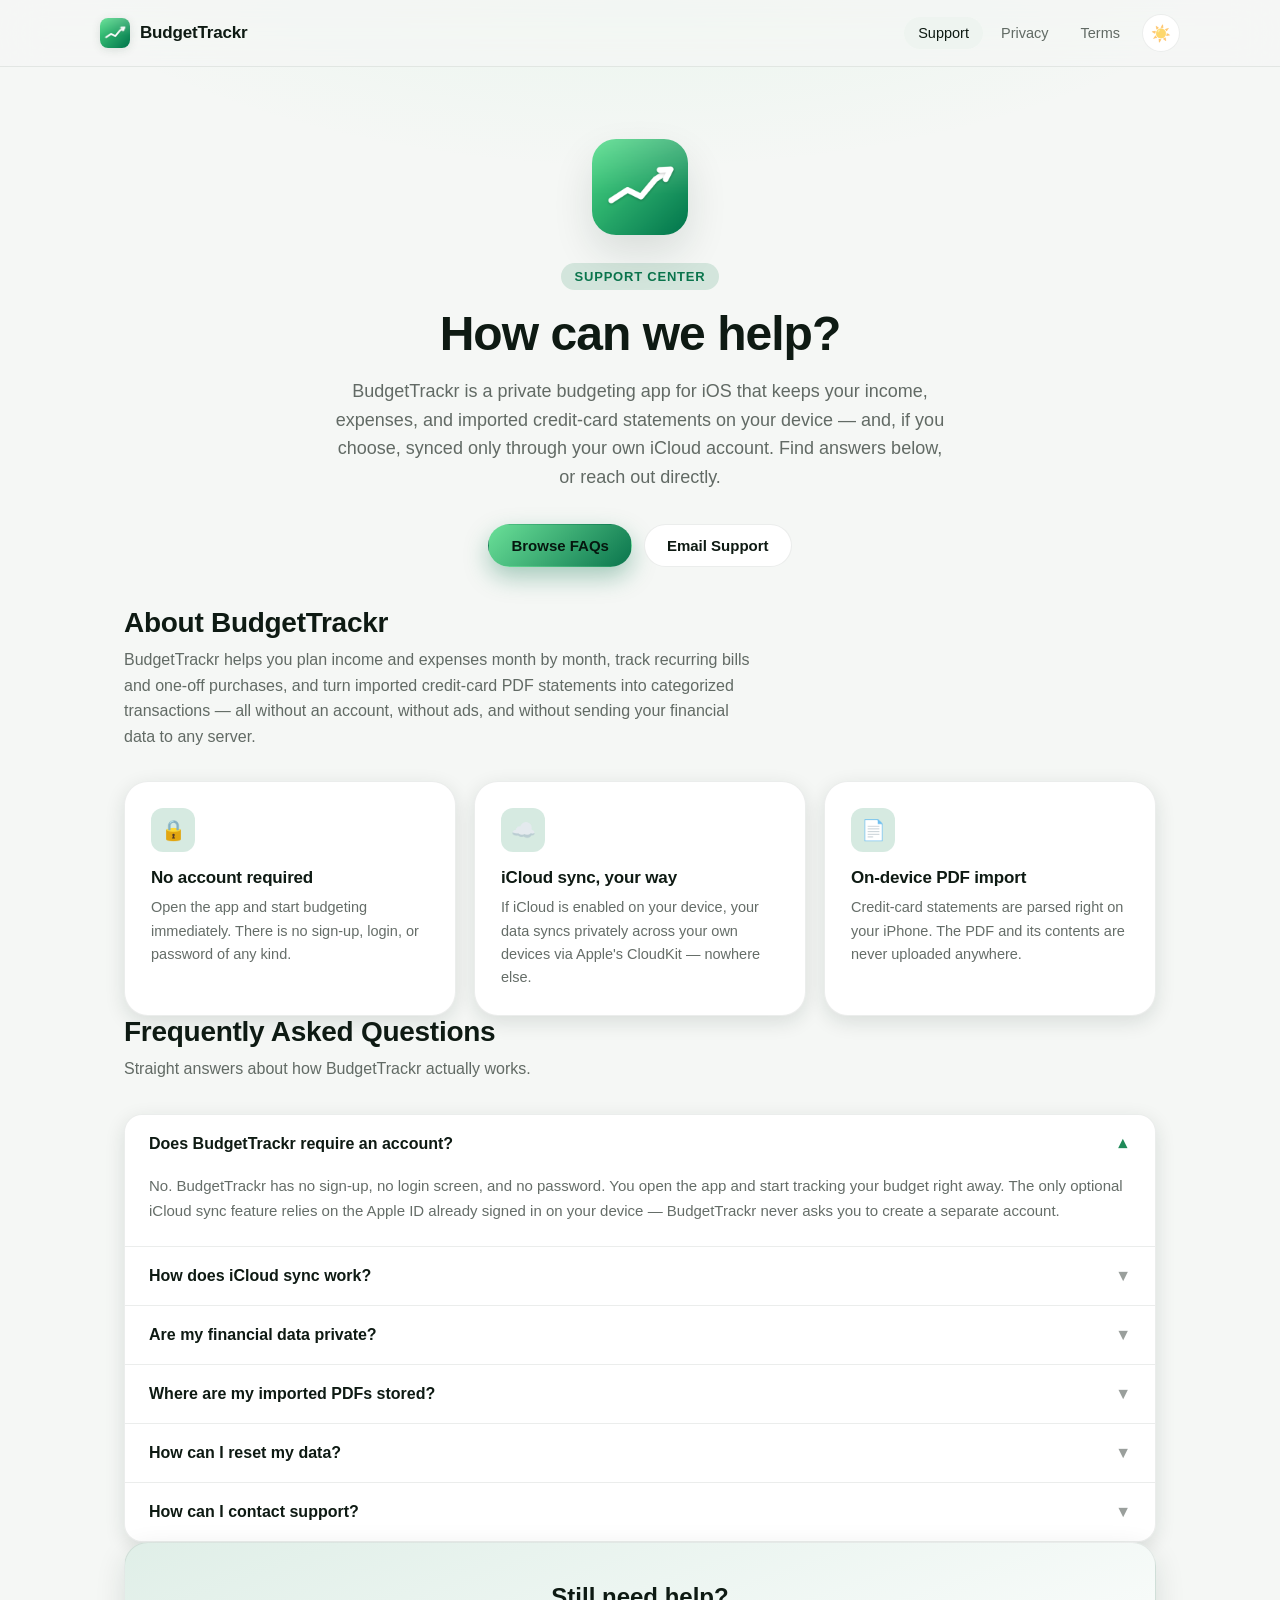
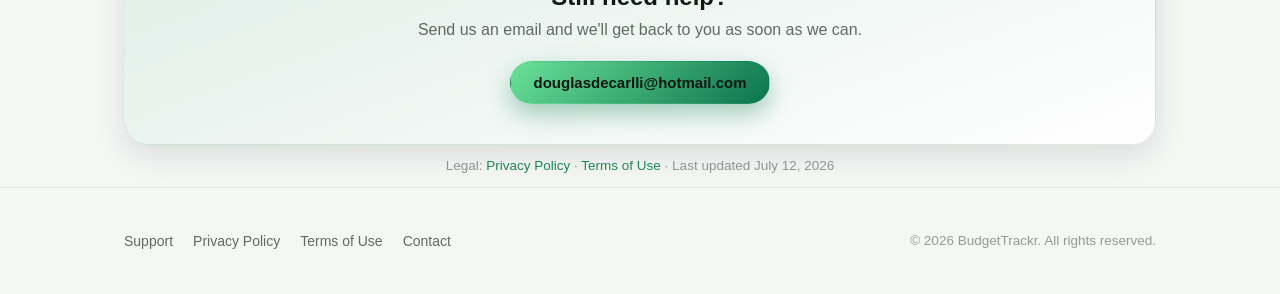
<file: docs/index.html>
<!doctype html>
<html lang="en">
<head>
<meta charset="utf-8" />
<meta name="viewport" content="width=device-width, initial-scale=1" />
<title>BudgetTrackr Support</title>
<meta name="description" content="Support, FAQs, and contact information for BudgetTrackr, the private on-device budgeting app for iOS." />
<link rel="icon" type="image/png" sizes="32x32" href="assets/img/favicon-32.png" />
<link rel="icon" type="image/png" sizes="16x16" href="assets/img/favicon-16.png" />
<link rel="apple-touch-icon" href="assets/img/icon-256.png" />
<link rel="stylesheet" href="assets/css/style.css" />
</head>
<body>

<header class="site-header">
  <div class="container nav">
    <a class="brand" href="index.html">
      <img src="assets/img/icon-256.png" alt="" width="30" height="30" />
      BudgetTrackr
    </a>
    <div style="display:flex; align-items:center;">
      <div class="nav-links" data-nav-links>
        <a href="index.html" class="current">Support</a>
        <a href="privacy.html">Privacy</a>
        <a href="terms.html">Terms</a>
      </div>
      <button class="nav-toggle" data-nav-toggle aria-label="Toggle navigation menu" aria-expanded="false">&#9776;</button>
      <button class="theme-toggle" data-theme-toggle aria-label="Toggle color theme"></button>
    </div>
  </div>
</header>

<main>
  <section class="hero container">
    <img class="hero-logo" src="assets/img/icon-256.png" alt="BudgetTrackr app icon" />
    <span class="eyebrow">Support Center</span>
    <h1>How can we help?</h1>
    <p class="lead">
      BudgetTrackr is a private budgeting app for iOS that keeps your income, expenses,
      and imported credit-card statements on your device — and, if you choose, synced
      only through your own iCloud account. Find answers below, or reach out directly.
    </p>
    <div class="hero-actions">
      <a class="btn btn-primary" href="#faq">Browse FAQs</a>
      <a class="btn btn-secondary" href="mailto:douglasdecarlli@hotmail.com">Email Support</a>
    </div>
  </section>

  <section class="container reveal">
    <h2 class="section-title">About BudgetTrackr</h2>
    <p class="section-sub">
      BudgetTrackr helps you plan income and expenses month by month, track recurring
      bills and one-off purchases, and turn imported credit-card PDF statements into
      categorized transactions — all without an account, without ads, and without
      sending your financial data to any server.
    </p>
    <div class="card-grid">
      <div class="card">
        <div class="icon">&#128274;</div>
        <h3>No account required</h3>
        <p>Open the app and start budgeting immediately. There is no sign-up, login, or password of any kind.</p>
      </div>
      <div class="card">
        <div class="icon">&#9729;&#65039;</div>
        <h3>iCloud sync, your way</h3>
        <p>If iCloud is enabled on your device, your data syncs privately across your own devices via Apple's CloudKit — nowhere else.</p>
      </div>
      <div class="card">
        <div class="icon">&#128196;</div>
        <h3>On-device PDF import</h3>
        <p>Credit-card statements are parsed right on your iPhone. The PDF and its contents are never uploaded anywhere.</p>
      </div>
    </div>
  </section>

  <section class="container reveal" id="faq">
    <h2 class="section-title">Frequently Asked Questions</h2>
    <p class="section-sub">Straight answers about how BudgetTrackr actually works.</p>

    <div class="faq">
      <details class="faq-item" open>
        <summary class="faq-question">
          Does BudgetTrackr require an account?
          <span class="chev">&#9660;</span>
        </summary>
        <div class="faq-answer">
          <p>
            No. BudgetTrackr has no sign-up, no login screen, and no password. You open
            the app and start tracking your budget right away. The only optional
            iCloud sync feature relies on the Apple ID already signed in on your
            device — BudgetTrackr never asks you to create a separate account.
          </p>
        </div>
      </details>

      <details class="faq-item">
        <summary class="faq-question">
          How does iCloud sync work?
          <span class="chev">&#9660;</span>
        </summary>
        <div class="faq-answer">
          <p>
            BudgetTrackr stores your data locally using Apple's SwiftData framework.
            When iCloud is available on your device, the app automatically syncs
            that same data through Apple's CloudKit service, inside the private
            iCloud database tied to your own Apple ID. If iCloud isn't available or
            is turned off, BudgetTrackr simply keeps everything on-device.
          </p>
          <p>
            This sync is handled entirely by Apple's infrastructure. The developer
            has no server, no dashboard, and no way to view, access, or download
            what is stored in your private iCloud database.
          </p>
        </div>
      </details>

      <details class="faq-item">
        <summary class="faq-question">
          Are my financial data private?
          <span class="chev">&#9660;</span>
        </summary>
        <div class="faq-answer">
          <p>
            Yes. BudgetTrackr contains no analytics SDKs, no advertising SDKs, no
            crash-reporting services, and makes no network requests of any kind.
            Nothing you enter — income, expenses, categories, or imported invoice
            transactions — is transmitted to the developer or to any third party.
            The only place your data can ever exist is on your device and,
            optionally, in your own iCloud account.
          </p>
        </div>
      </details>

      <details class="faq-item">
        <summary class="faq-question">
          Where are my imported PDFs stored?
          <span class="chev">&#9660;</span>
        </summary>
        <div class="faq-answer">
          <p>
            When you import a credit-card statement, BudgetTrackr reads the PDF you
            select using Apple's on-device PDFKit framework to extract transaction
            data. That parsing happens entirely on your iPhone — the PDF file itself
            is never uploaded, emailed, or sent anywhere. Only the resulting
            transactions are saved, using the same local/iCloud storage as the rest
            of your data.
          </p>
        </div>
      </details>

      <details class="faq-item">
        <summary class="faq-question">
          How can I reset my data?
          <span class="chev">&#9660;</span>
        </summary>
        <div class="faq-answer">
          <p>
            BudgetTrackr doesn't currently have a single "erase everything" button.
            You can remove individual income sources, categories, recurring
            expenses, one-off expenses, or merchant rules by swiping to delete them
            in Settings.
          </p>
          <p>
            To remove all local data at once, delete the app from your device. Keep
            in mind that if iCloud sync was on, your data lives in your private
            iCloud database and may sync back if you reinstall — to clear that too,
            turn off BudgetTrackr's iCloud sync and remove its data from
            <strong>Settings &rsaquo; [your name] &rsaquo; iCloud &rsaquo; Manage Account Storage</strong>
            on your device before or after deleting the app.
          </p>
        </div>
      </details>

      <details class="faq-item">
        <summary class="faq-question">
          How can I contact support?
          <span class="chev">&#9660;</span>
        </summary>
        <div class="faq-answer">
          <p>
            Email <a href="mailto:douglasdecarlli@hotmail.com">douglasdecarlli@hotmail.com</a>
            with a description of the issue and, if relevant, your device model and
            iOS version. We aim to respond as quickly as possible.
          </p>
        </div>
      </details>
    </div>
  </section>

  <section class="container reveal">
    <div class="contact-card">
      <h2>Still need help?</h2>
      <p>Send us an email and we'll get back to you as soon as we can.</p>
      <a class="btn btn-primary" href="mailto:douglasdecarlli@hotmail.com">douglasdecarlli@hotmail.com</a>
    </div>
  </section>

  <section class="container">
    <p class="footer-copy" style="text-align:center;">
      Legal: <a href="privacy.html">Privacy Policy</a> &middot; <a href="terms.html">Terms of Use</a>
      &middot; Last updated July 12, 2026
    </p>
  </section>
</main>

<footer class="site-footer">
  <div class="container footer-inner">
    <div class="footer-links">
      <a href="index.html">Support</a>
      <a href="privacy.html">Privacy Policy</a>
      <a href="terms.html">Terms of Use</a>
      <a href="mailto:douglasdecarlli@hotmail.com">Contact</a>
    </div>
    <p class="footer-copy">&copy; <span data-year></span> BudgetTrackr. All rights reserved.</p>
  </div>
</footer>

<script src="assets/js/main.js"></script>
</body>
</html>
</file>
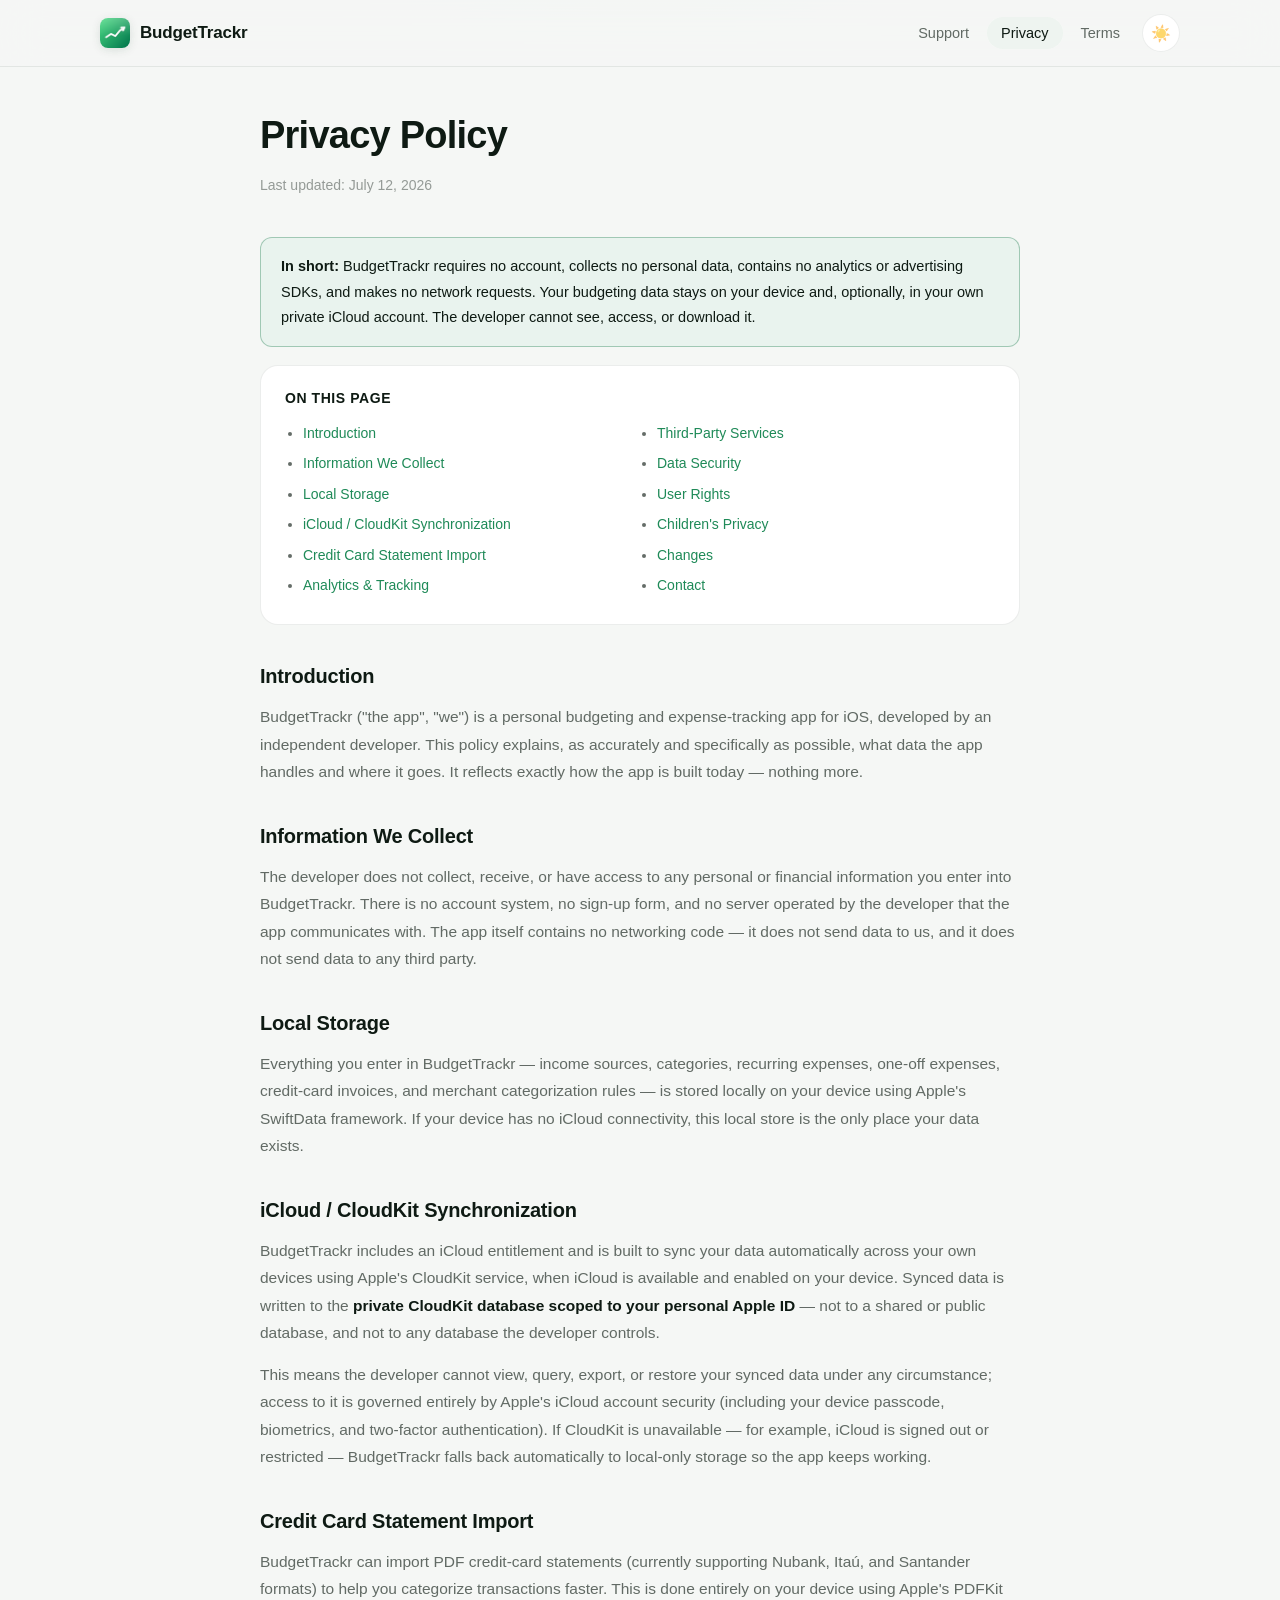
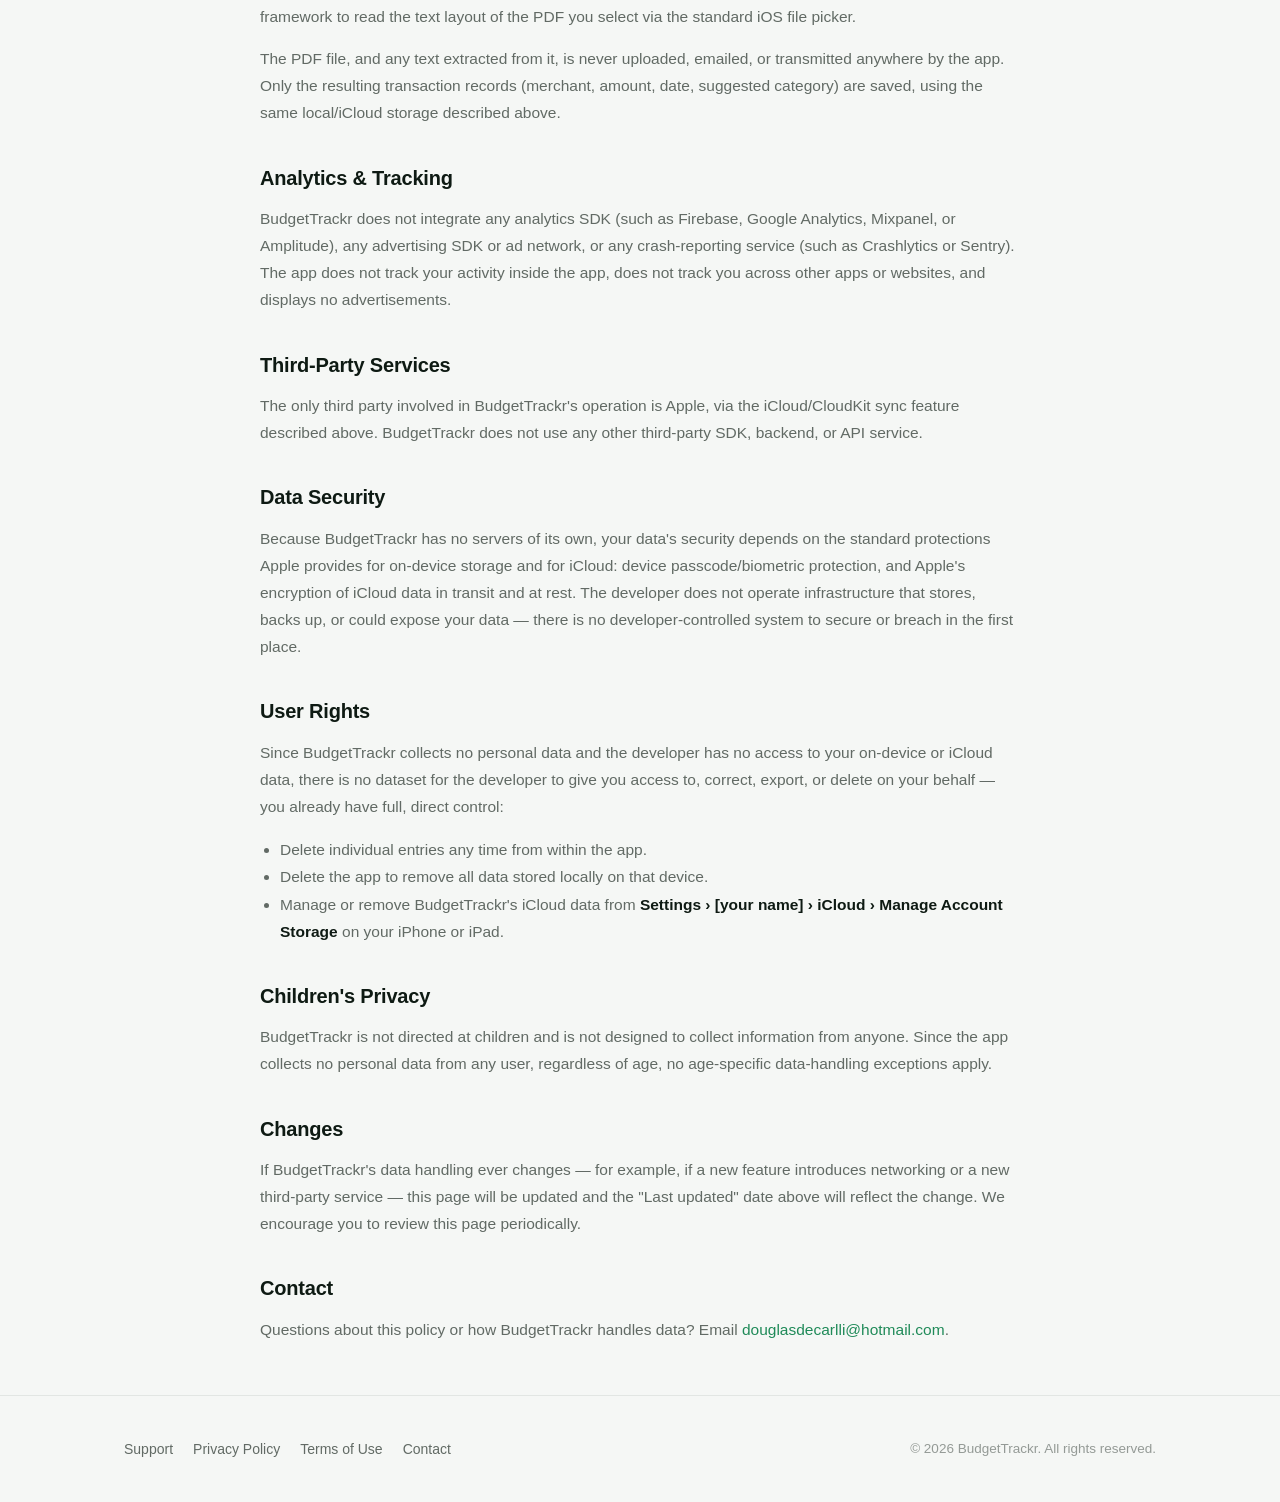
<file: docs/privacy.html>
<!doctype html>
<html lang="en">
<head>
<meta charset="utf-8" />
<meta name="viewport" content="width=device-width, initial-scale=1" />
<title>Privacy Policy — BudgetTrackr</title>
<meta name="description" content="BudgetTrackr's privacy policy: what data the app handles, on-device storage, optional iCloud sync, and what is never collected." />
<link rel="icon" type="image/png" sizes="32x32" href="assets/img/favicon-32.png" />
<link rel="icon" type="image/png" sizes="16x16" href="assets/img/favicon-16.png" />
<link rel="apple-touch-icon" href="assets/img/icon-256.png" />
<link rel="stylesheet" href="assets/css/style.css" />
</head>
<body>

<header class="site-header">
  <div class="container nav">
    <a class="brand" href="index.html">
      <img src="assets/img/icon-256.png" alt="" width="30" height="30" />
      BudgetTrackr
    </a>
    <div style="display:flex; align-items:center;">
      <div class="nav-links" data-nav-links>
        <a href="index.html">Support</a>
        <a href="privacy.html" class="current">Privacy</a>
        <a href="terms.html">Terms</a>
      </div>
      <button class="nav-toggle" data-nav-toggle aria-label="Toggle navigation menu" aria-expanded="false">&#9776;</button>
      <button class="theme-toggle" data-theme-toggle aria-label="Toggle color theme"></button>
    </div>
  </div>
</header>

<main class="container">
  <section class="legal" style="padding-top:48px;">
    <h1>Privacy Policy</h1>
    <p class="updated">Last updated: July 12, 2026</p>

    <div class="callout">
      <p>
        <strong>In short:</strong> BudgetTrackr requires no account, collects no
        personal data, contains no analytics or advertising SDKs, and makes no
        network requests. Your budgeting data stays on your device and,
        optionally, in your own private iCloud account. The developer cannot
        see, access, or download it.
      </p>
    </div>

    <div class="legal-toc">
      <p>On this page</p>
      <ul>
        <li><a href="#introduction">Introduction</a></li>
        <li><a href="#collect">Information We Collect</a></li>
        <li><a href="#local">Local Storage</a></li>
        <li><a href="#icloud">iCloud / CloudKit Synchronization</a></li>
        <li><a href="#pdf">Credit Card Statement Import</a></li>
        <li><a href="#analytics">Analytics &amp; Tracking</a></li>
        <li><a href="#third-party">Third-Party Services</a></li>
        <li><a href="#security">Data Security</a></li>
        <li><a href="#rights">User Rights</a></li>
        <li><a href="#children">Children's Privacy</a></li>
        <li><a href="#changes">Changes</a></li>
        <li><a href="#contact">Contact</a></li>
      </ul>
    </div>

    <h2 id="introduction">Introduction</h2>
    <p>
      BudgetTrackr ("the app", "we") is a personal budgeting and expense-tracking
      app for iOS, developed by an independent developer. This policy explains,
      as accurately and specifically as possible, what data the app handles and
      where it goes. It reflects exactly how the app is built today — nothing
      more.
    </p>

    <h2 id="collect">Information We Collect</h2>
    <p>
      The developer does not collect, receive, or have access to any personal
      or financial information you enter into BudgetTrackr. There is no account
      system, no sign-up form, and no server operated by the developer that the
      app communicates with. The app itself contains no networking code — it
      does not send data to us, and it does not send data to any third party.
    </p>

    <h2 id="local">Local Storage</h2>
    <p>
      Everything you enter in BudgetTrackr — income sources, categories,
      recurring expenses, one-off expenses, credit-card invoices, and merchant
      categorization rules — is stored locally on your device using Apple's
      SwiftData framework. If your device has no iCloud connectivity, this
      local store is the only place your data exists.
    </p>

    <h2 id="icloud">iCloud / CloudKit Synchronization</h2>
    <p>
      BudgetTrackr includes an iCloud entitlement and is built to sync your
      data automatically across your own devices using Apple's CloudKit
      service, when iCloud is available and enabled on your device. Synced
      data is written to the <strong>private CloudKit database scoped to your
      personal Apple ID</strong> — not to a shared or public database, and not
      to any database the developer controls.
    </p>
    <p>
      This means the developer cannot view, query, export, or restore your
      synced data under any circumstance; access to it is governed entirely by
      Apple's iCloud account security (including your device passcode,
      biometrics, and two-factor authentication). If CloudKit is unavailable —
      for example, iCloud is signed out or restricted — BudgetTrackr falls
      back automatically to local-only storage so the app keeps working.
    </p>

    <h2 id="pdf">Credit Card Statement Import</h2>
    <p>
      BudgetTrackr can import PDF credit-card statements (currently supporting
      Nubank, Itaú, and Santander formats) to help you categorize transactions
      faster. This is done entirely on your device using Apple's PDFKit
      framework to read the text layout of the PDF you select via the
      standard iOS file picker.
    </p>
    <p>
      The PDF file, and any text extracted from it, is never uploaded,
      emailed, or transmitted anywhere by the app. Only the resulting
      transaction records (merchant, amount, date, suggested category) are
      saved, using the same local/iCloud storage described above.
    </p>

    <h2 id="analytics">Analytics &amp; Tracking</h2>
    <p>
      BudgetTrackr does not integrate any analytics SDK (such as Firebase,
      Google Analytics, Mixpanel, or Amplitude), any advertising SDK or ad
      network, or any crash-reporting service (such as Crashlytics or
      Sentry). The app does not track your activity inside the app, does not
      track you across other apps or websites, and displays no
      advertisements.
    </p>

    <h2 id="third-party">Third-Party Services</h2>
    <p>
      The only third party involved in BudgetTrackr's operation is Apple, via
      the iCloud/CloudKit sync feature described above. BudgetTrackr does not
      use any other third-party SDK, backend, or API service.
    </p>

    <h2 id="security">Data Security</h2>
    <p>
      Because BudgetTrackr has no servers of its own, your data's security
      depends on the standard protections Apple provides for on-device
      storage and for iCloud: device passcode/biometric protection, and
      Apple's encryption of iCloud data in transit and at rest. The developer
      does not operate infrastructure that stores, backs up, or could expose
      your data — there is no developer-controlled system to secure or breach
      in the first place.
    </p>

    <h2 id="rights">User Rights</h2>
    <p>
      Since BudgetTrackr collects no personal data and the developer has no
      access to your on-device or iCloud data, there is no dataset for the
      developer to give you access to, correct, export, or delete on your
      behalf — you already have full, direct control:
    </p>
    <ul>
      <li>Delete individual entries any time from within the app.</li>
      <li>Delete the app to remove all data stored locally on that device.</li>
      <li>
        Manage or remove BudgetTrackr's iCloud data from
        <strong>Settings &rsaquo; [your name] &rsaquo; iCloud &rsaquo; Manage Account Storage</strong>
        on your iPhone or iPad.
      </li>
    </ul>

    <h2 id="children">Children's Privacy</h2>
    <p>
      BudgetTrackr is not directed at children and is not designed to collect
      information from anyone. Since the app collects no personal data from
      any user, regardless of age, no age-specific data-handling exceptions
      apply.
    </p>

    <h2 id="changes">Changes</h2>
    <p>
      If BudgetTrackr's data handling ever changes — for example, if a new
      feature introduces networking or a new third-party service — this page
      will be updated and the "Last updated" date above will reflect the
      change. We encourage you to review this page periodically.
    </p>

    <h2 id="contact">Contact</h2>
    <p>
      Questions about this policy or how BudgetTrackr handles data? Email
      <a href="mailto:douglasdecarlli@hotmail.com">douglasdecarlli@hotmail.com</a>.
    </p>
  </section>
</main>

<footer class="site-footer">
  <div class="container footer-inner">
    <div class="footer-links">
      <a href="index.html">Support</a>
      <a href="privacy.html">Privacy Policy</a>
      <a href="terms.html">Terms of Use</a>
      <a href="mailto:douglasdecarlli@hotmail.com">Contact</a>
    </div>
    <p class="footer-copy">&copy; <span data-year></span> BudgetTrackr. All rights reserved.</p>
  </div>
</footer>

<script src="assets/js/main.js"></script>
</body>
</html>
</file>
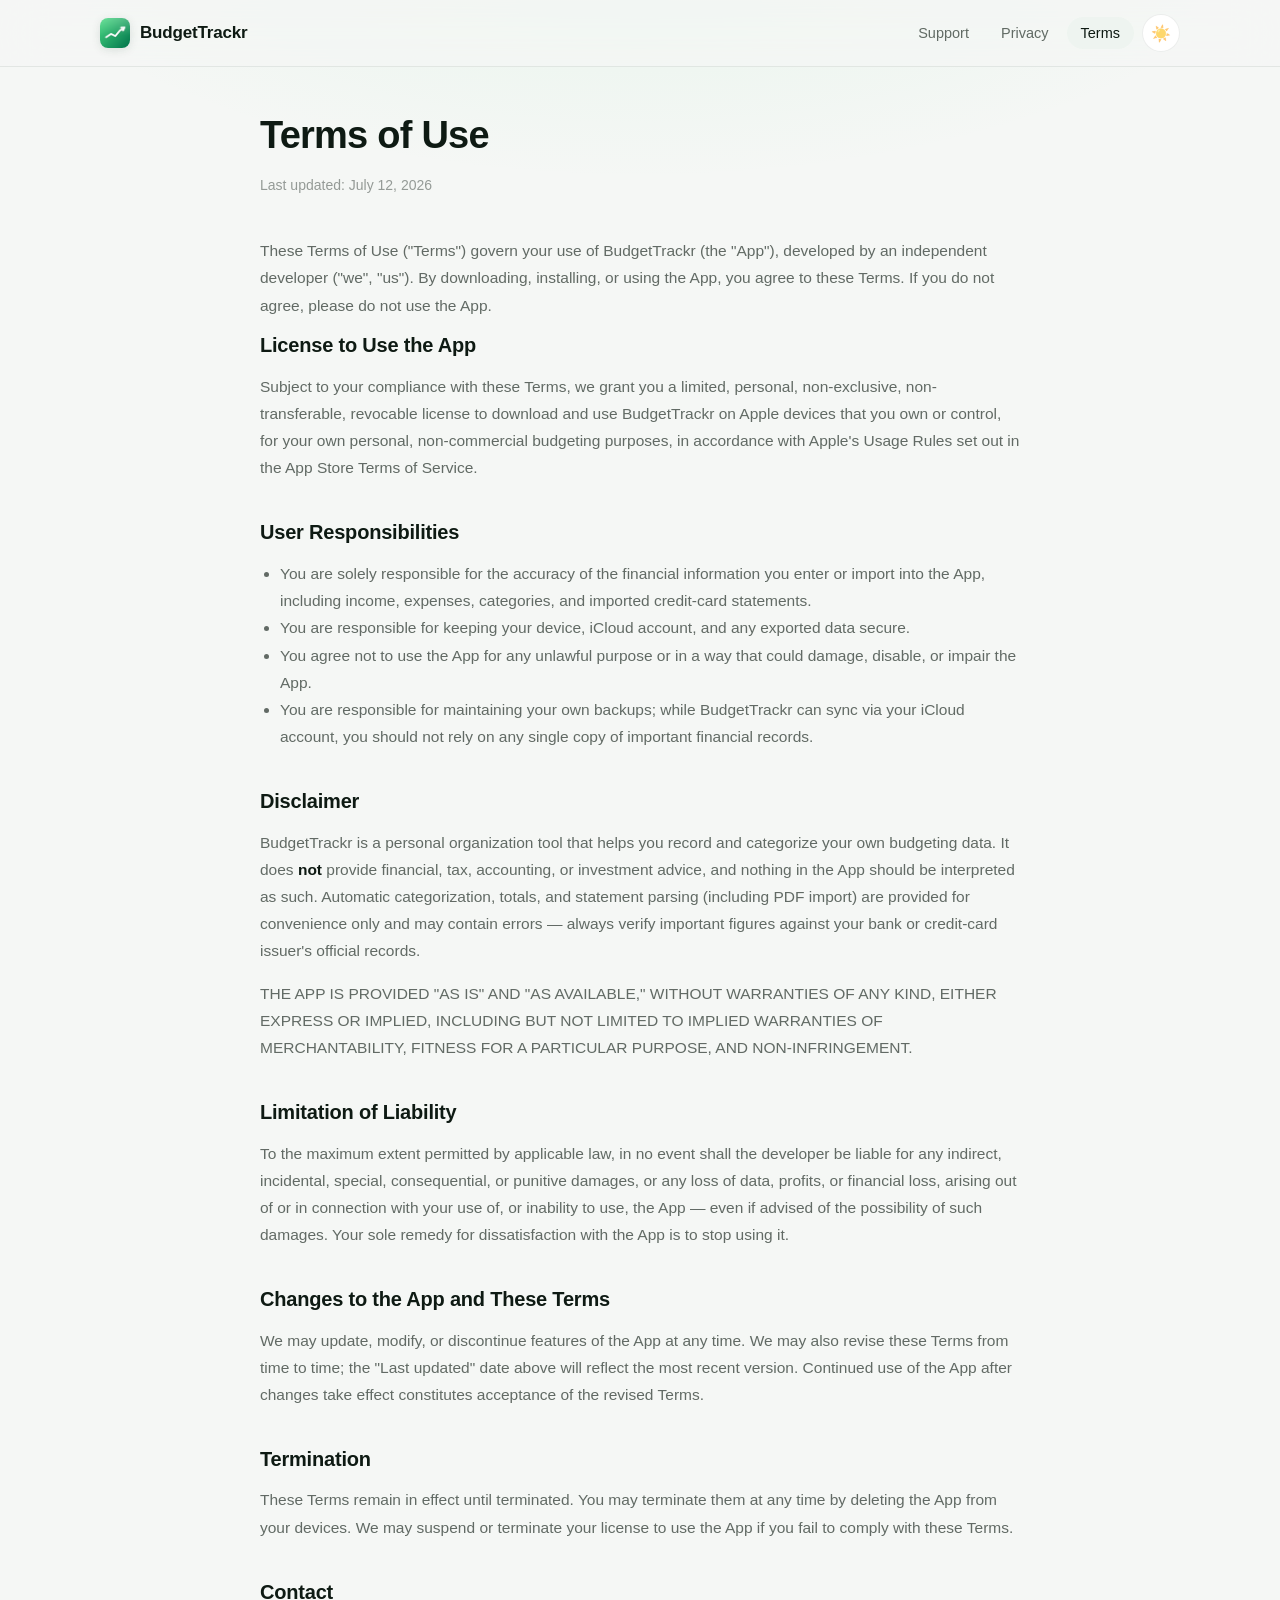
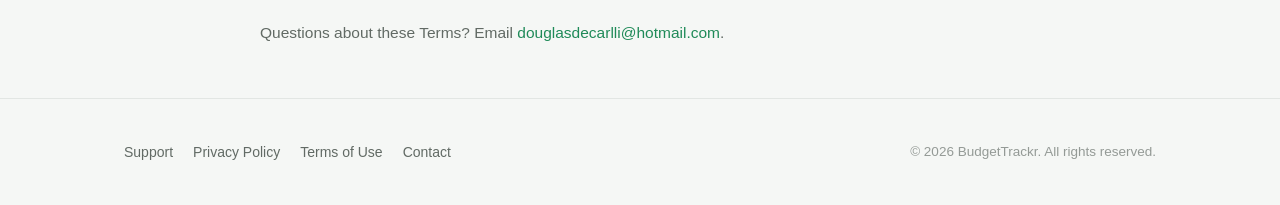
<file: docs/terms.html>
<!doctype html>
<html lang="en">
<head>
<meta charset="utf-8" />
<meta name="viewport" content="width=device-width, initial-scale=1" />
<title>Terms of Use — BudgetTrackr</title>
<meta name="description" content="Terms of use for BudgetTrackr: license, user responsibilities, disclaimer, and limitation of liability." />
<link rel="icon" type="image/png" sizes="32x32" href="assets/img/favicon-32.png" />
<link rel="icon" type="image/png" sizes="16x16" href="assets/img/favicon-16.png" />
<link rel="apple-touch-icon" href="assets/img/icon-256.png" />
<link rel="stylesheet" href="assets/css/style.css" />
</head>
<body>

<header class="site-header">
  <div class="container nav">
    <a class="brand" href="index.html">
      <img src="assets/img/icon-256.png" alt="" width="30" height="30" />
      BudgetTrackr
    </a>
    <div style="display:flex; align-items:center;">
      <div class="nav-links" data-nav-links>
        <a href="index.html">Support</a>
        <a href="privacy.html">Privacy</a>
        <a href="terms.html" class="current">Terms</a>
      </div>
      <button class="nav-toggle" data-nav-toggle aria-label="Toggle navigation menu" aria-expanded="false">&#9776;</button>
      <button class="theme-toggle" data-theme-toggle aria-label="Toggle color theme"></button>
    </div>
  </div>
</header>

<main class="container">
  <section class="legal" style="padding-top:48px;">
    <h1>Terms of Use</h1>
    <p class="updated">Last updated: July 12, 2026</p>

    <p>
      These Terms of Use ("Terms") govern your use of BudgetTrackr (the "App"),
      developed by an independent developer ("we", "us"). By downloading,
      installing, or using the App, you agree to these Terms. If you do not
      agree, please do not use the App.
    </p>

    <h2 id="license">License to Use the App</h2>
    <p>
      Subject to your compliance with these Terms, we grant you a limited,
      personal, non-exclusive, non-transferable, revocable license to
      download and use BudgetTrackr on Apple devices that you own or control,
      for your own personal, non-commercial budgeting purposes, in accordance
      with Apple's Usage Rules set out in the App Store Terms of Service.
    </p>

    <h2 id="responsibilities">User Responsibilities</h2>
    <ul>
      <li>You are solely responsible for the accuracy of the financial information you enter or import into the App, including income, expenses, categories, and imported credit-card statements.</li>
      <li>You are responsible for keeping your device, iCloud account, and any exported data secure.</li>
      <li>You agree not to use the App for any unlawful purpose or in a way that could damage, disable, or impair the App.</li>
      <li>You are responsible for maintaining your own backups; while BudgetTrackr can sync via your iCloud account, you should not rely on any single copy of important financial records.</li>
    </ul>

    <h2 id="disclaimer">Disclaimer</h2>
    <p>
      BudgetTrackr is a personal organization tool that helps you record and
      categorize your own budgeting data. It does <strong>not</strong> provide
      financial, tax, accounting, or investment advice, and nothing in the App
      should be interpreted as such. Automatic categorization, totals, and
      statement parsing (including PDF import) are provided for convenience
      only and may contain errors — always verify important figures against
      your bank or credit-card issuer's official records.
    </p>
    <p>
      THE APP IS PROVIDED "AS IS" AND "AS AVAILABLE," WITHOUT WARRANTIES OF
      ANY KIND, EITHER EXPRESS OR IMPLIED, INCLUDING BUT NOT LIMITED TO
      IMPLIED WARRANTIES OF MERCHANTABILITY, FITNESS FOR A PARTICULAR
      PURPOSE, AND NON-INFRINGEMENT.
    </p>

    <h2 id="liability">Limitation of Liability</h2>
    <p>
      To the maximum extent permitted by applicable law, in no event shall
      the developer be liable for any indirect, incidental, special,
      consequential, or punitive damages, or any loss of data, profits, or
      financial loss, arising out of or in connection with your use of, or
      inability to use, the App — even if advised of the possibility of such
      damages. Your sole remedy for dissatisfaction with the App is to stop
      using it.
    </p>

    <h2 id="changes-to-app">Changes to the App and These Terms</h2>
    <p>
      We may update, modify, or discontinue features of the App at any time.
      We may also revise these Terms from time to time; the "Last updated"
      date above will reflect the most recent version. Continued use of the
      App after changes take effect constitutes acceptance of the revised
      Terms.
    </p>

    <h2 id="termination">Termination</h2>
    <p>
      These Terms remain in effect until terminated. You may terminate them
      at any time by deleting the App from your devices. We may suspend or
      terminate your license to use the App if you fail to comply with these
      Terms.
    </p>

    <h2 id="contact">Contact</h2>
    <p>
      Questions about these Terms? Email
      <a href="mailto:douglasdecarlli@hotmail.com">douglasdecarlli@hotmail.com</a>.
    </p>
  </section>
</main>

<footer class="site-footer">
  <div class="container footer-inner">
    <div class="footer-links">
      <a href="index.html">Support</a>
      <a href="privacy.html">Privacy Policy</a>
      <a href="terms.html">Terms of Use</a>
      <a href="mailto:douglasdecarlli@hotmail.com">Contact</a>
    </div>
    <p class="footer-copy">&copy; <span data-year></span> BudgetTrackr. All rights reserved.</p>
  </div>
</footer>

<script src="assets/js/main.js"></script>
</body>
</html>
</file>
<file: docs/assets/css/style.css>
/* BudgetTrackr support site — design system
   Palette sampled directly from the app icon gradient (#6AE098 → #0B754D). */

:root {
  --green-100: #eafff2;
  --green-200: #9be8bb;
  --green-300: #6ae098;
  --green-400: #3fc57e;
  --green-500: #2ca769;
  --green-600: #1f8a58;
  --green-700: #0b754d;
  --green-800: #095c3d;

  --bg: #0b0f0d;
  --bg-elevated: #121712;
  --surface: #161d18;
  --surface-2: #1d2620;
  --border: rgba(255, 255, 255, 0.08);
  --text-primary: rgba(255, 255, 255, 0.94);
  --text-secondary: rgba(255, 255, 255, 0.62);
  --text-tertiary: rgba(255, 255, 255, 0.4);
  --accent: var(--green-300);
  --accent-strong: var(--green-400);
  --shadow-color: rgba(0, 0, 0, 0.45);
  --focus-ring: rgba(106, 224, 152, 0.55);

  --radius-lg: 24px;
  --radius-md: 18px;
  --radius-sm: 12px;
  --max-width: 1080px;

  color-scheme: dark;
}

:root[data-theme="light"] {
  --bg: #f5f7f5;
  --bg-elevated: #ffffff;
  --surface: #ffffff;
  --surface-2: #eef4f0;
  --border: rgba(11, 30, 20, 0.08);
  --text-primary: #0e1a13;
  --text-secondary: rgba(14, 26, 19, 0.64);
  --text-tertiary: rgba(14, 26, 19, 0.42);
  --accent: var(--green-600);
  --accent-strong: var(--green-700);
  --shadow-color: rgba(20, 40, 30, 0.12);
  --focus-ring: rgba(31, 138, 88, 0.4);
  color-scheme: light;
}

@media (prefers-color-scheme: light) {
  :root:not([data-theme="dark"]) {
    --bg: #f5f7f5;
    --bg-elevated: #ffffff;
    --surface: #ffffff;
    --surface-2: #eef4f0;
    --border: rgba(11, 30, 20, 0.08);
    --text-primary: #0e1a13;
    --text-secondary: rgba(14, 26, 19, 0.64);
    --text-tertiary: rgba(14, 26, 19, 0.42);
    --accent: var(--green-600);
    --accent-strong: var(--green-700);
    --shadow-color: rgba(20, 40, 30, 0.12);
    --focus-ring: rgba(31, 138, 88, 0.4);
    color-scheme: light;
  }
}

* {
  box-sizing: border-box;
}

html {
  scroll-behavior: smooth;
}

body {
  margin: 0;
  font-family: -apple-system, BlinkMacSystemFont, "SF Pro Text", "SF Pro Display",
    "Helvetica Neue", Arial, sans-serif;
  background:
    radial-gradient(1200px 600px at 50% -10%, rgba(106, 224, 152, 0.14), transparent 60%),
    var(--bg);
  color: var(--text-primary);
  -webkit-font-smoothing: antialiased;
  text-rendering: optimizeLegibility;
  transition: background-color 0.25s ease, color 0.25s ease;
  min-height: 100vh;
  display: flex;
  flex-direction: column;
}

img {
  max-width: 100%;
  display: block;
}

a {
  color: var(--accent);
  text-decoration: none;
}

a:hover {
  text-decoration: underline;
}

a:focus-visible,
button:focus-visible {
  outline: 3px solid var(--focus-ring);
  outline-offset: 2px;
  border-radius: 6px;
}

.container {
  width: 100%;
  max-width: var(--max-width);
  margin: 0 auto;
  padding: 0 24px;
}

/* ---------- Nav ---------- */

.site-header {
  position: sticky;
  top: 0;
  z-index: 50;
  backdrop-filter: saturate(180%) blur(20px);
  -webkit-backdrop-filter: saturate(180%) blur(20px);
  background: color-mix(in srgb, var(--bg) 78%, transparent);
  border-bottom: 1px solid var(--border);
}

.nav {
  display: flex;
  align-items: center;
  justify-content: space-between;
  padding: 14px 0;
}

.brand {
  display: flex;
  align-items: center;
  gap: 10px;
  font-weight: 700;
  font-size: 17px;
  letter-spacing: -0.01em;
  color: var(--text-primary);
}

.brand:hover {
  text-decoration: none;
}

.brand img {
  width: 30px;
  height: 30px;
  border-radius: 8px;
  box-shadow: 0 2px 10px var(--shadow-color);
}

.nav-links {
  display: flex;
  align-items: center;
  gap: 4px;
}

.nav-links a {
  color: var(--text-secondary);
  font-size: 14.5px;
  font-weight: 500;
  padding: 8px 14px;
  border-radius: 999px;
  transition: background-color 0.2s ease, color 0.2s ease;
}

.nav-links a:hover {
  background: var(--surface-2);
  color: var(--text-primary);
  text-decoration: none;
}

.nav-links a.current {
  color: var(--text-primary);
  background: var(--surface-2);
}

.theme-toggle {
  border: 1px solid var(--border);
  background: var(--surface);
  color: var(--text-secondary);
  width: 38px;
  height: 38px;
  border-radius: 50%;
  display: inline-flex;
  align-items: center;
  justify-content: center;
  cursor: pointer;
  margin-left: 8px;
  font-size: 16px;
  transition: transform 0.15s ease, background-color 0.2s ease;
}

.theme-toggle:hover {
  background: var(--surface-2);
  transform: scale(1.06);
}

.nav-toggle {
  display: none;
  border: 1px solid var(--border);
  background: var(--surface);
  color: var(--text-primary);
  width: 38px;
  height: 38px;
  border-radius: 10px;
  align-items: center;
  justify-content: center;
  cursor: pointer;
}

/* ---------- Hero ---------- */

.hero {
  padding: 72px 0 40px;
  text-align: center;
}

.hero-logo {
  width: 96px;
  height: 96px;
  border-radius: 24px;
  margin: 0 auto 28px;
  box-shadow: 0 18px 40px var(--shadow-color);
  animation: float-in 0.7s ease both;
}

.eyebrow {
  display: inline-block;
  font-size: 13px;
  font-weight: 600;
  letter-spacing: 0.06em;
  text-transform: uppercase;
  color: var(--accent-strong);
  background: color-mix(in srgb, var(--accent) 16%, transparent);
  padding: 6px 14px;
  border-radius: 999px;
  margin-bottom: 18px;
}

h1 {
  font-size: clamp(32px, 5vw, 48px);
  font-weight: 700;
  letter-spacing: -0.02em;
  margin: 0 0 16px;
  line-height: 1.1;
}

.hero p.lead {
  font-size: 18px;
  color: var(--text-secondary);
  max-width: 620px;
  margin: 0 auto;
  line-height: 1.6;
}

.hero-actions {
  display: flex;
  gap: 12px;
  justify-content: center;
  flex-wrap: wrap;
  margin-top: 32px;
}

/* ---------- Buttons ---------- */

.btn {
  display: inline-flex;
  align-items: center;
  gap: 8px;
  padding: 12px 22px;
  border-radius: 999px;
  font-weight: 600;
  font-size: 15px;
  border: 1px solid transparent;
  cursor: pointer;
  transition: transform 0.15s ease, box-shadow 0.2s ease, background-color 0.2s ease;
}

.btn:hover {
  text-decoration: none;
  transform: translateY(-1px);
}

.btn-primary {
  background: linear-gradient(135deg, var(--green-300), var(--green-700));
  color: #06170f;
  box-shadow: 0 10px 24px rgba(11, 117, 77, 0.35);
}

.btn-primary:hover {
  box-shadow: 0 14px 30px rgba(11, 117, 77, 0.45);
}

.btn-secondary {
  background: var(--surface);
  color: var(--text-primary);
  border-color: var(--border);
}

.btn-secondary:hover {
  background: var(--surface-2);
}

/* ---------- Sections & cards ---------- */

section {
  padding: 36px 0;
}

.section-title {
  font-size: 28px;
  font-weight: 700;
  letter-spacing: -0.01em;
  margin: 0 0 8px;
}

.section-sub {
  color: var(--text-secondary);
  font-size: 16px;
  margin: 0 0 32px;
  max-width: 640px;
  line-height: 1.6;
}

.card-grid {
  display: grid;
  grid-template-columns: repeat(3, 1fr);
  gap: 18px;
}

.card {
  background: var(--surface);
  border: 1px solid var(--border);
  border-radius: var(--radius-lg);
  padding: 26px;
  box-shadow: 0 6px 20px var(--shadow-color);
  transition: transform 0.2s ease, box-shadow 0.2s ease;
}

.card:hover {
  transform: translateY(-3px);
  box-shadow: 0 14px 32px var(--shadow-color);
}

.card .icon {
  width: 44px;
  height: 44px;
  border-radius: 12px;
  display: flex;
  align-items: center;
  justify-content: center;
  font-size: 20px;
  background: color-mix(in srgb, var(--accent) 18%, transparent);
  color: var(--accent-strong);
  margin-bottom: 16px;
}

.card h3 {
  font-size: 17px;
  margin: 0 0 8px;
  letter-spacing: -0.01em;
}

.card p {
  font-size: 14.5px;
  color: var(--text-secondary);
  line-height: 1.6;
  margin: 0;
}

/* ---------- FAQ ---------- */

.faq {
  background: var(--surface);
  border: 1px solid var(--border);
  border-radius: var(--radius-md);
  overflow: hidden;
  box-shadow: 0 6px 20px var(--shadow-color);
}

.faq-item {
  border-bottom: 1px solid var(--border);
}

.faq-item:last-child {
  border-bottom: none;
}

.faq-question {
  width: 100%;
  text-align: left;
  background: none;
  border: none;
  color: var(--text-primary);
  font-size: 16px;
  font-weight: 600;
  padding: 20px 24px;
  display: flex;
  align-items: center;
  justify-content: space-between;
  gap: 16px;
  cursor: pointer;
  font-family: inherit;
}

.faq-question:hover {
  background: var(--surface-2);
}

.faq-question .chev {
  flex-shrink: 0;
  transition: transform 0.25s ease;
  color: var(--text-tertiary);
}

.faq-item[open] .faq-question .chev {
  transform: rotate(180deg);
  color: var(--accent);
}

.faq-answer {
  padding: 0 24px 22px;
  color: var(--text-secondary);
  font-size: 15px;
  line-height: 1.7;
}

.faq-answer p {
  margin: 0 0 10px;
}

.faq-answer p:last-child {
  margin-bottom: 0;
}

details.faq-item summary {
  list-style: none;
}

details.faq-item summary::-webkit-details-marker {
  display: none;
}

/* ---------- Contact ---------- */

.contact-card {
  background: linear-gradient(160deg, color-mix(in srgb, var(--accent) 14%, var(--surface)), var(--surface));
  border: 1px solid var(--border);
  border-radius: var(--radius-lg);
  padding: 40px;
  text-align: center;
  box-shadow: 0 10px 30px var(--shadow-color);
}

.contact-card h2 {
  margin: 0 0 10px;
  font-size: 24px;
}

.contact-card p {
  color: var(--text-secondary);
  margin: 0 0 22px;
}

/* ---------- Legal content ---------- */

.legal {
  max-width: 760px;
  margin: 0 auto;
}

.legal h1 {
  font-size: clamp(28px, 4vw, 38px);
}

.legal .updated {
  color: var(--text-tertiary);
  font-size: 14px;
  margin-bottom: 40px;
}

.legal h2 {
  font-size: 20px;
  margin: 40px 0 12px;
  letter-spacing: -0.01em;
  scroll-margin-top: 90px;
}

.legal h2:first-of-type {
  margin-top: 0;
}

.legal p,
.legal li {
  color: var(--text-secondary);
  font-size: 15.5px;
  line-height: 1.75;
}

.legal ul {
  padding-left: 20px;
}

.legal strong {
  color: var(--text-primary);
}

.legal-toc {
  background: var(--surface);
  border: 1px solid var(--border);
  border-radius: var(--radius-md);
  padding: 20px 24px;
  margin-bottom: 40px;
}

.legal-toc p {
  margin: 0 0 10px;
  font-weight: 600;
  color: var(--text-primary);
  font-size: 14px;
  text-transform: uppercase;
  letter-spacing: 0.04em;
}

.legal-toc ul {
  columns: 2;
  margin: 0;
  padding-left: 18px;
}

.legal-toc li {
  font-size: 14px;
  margin-bottom: 6px;
}

.callout {
  background: color-mix(in srgb, var(--accent) 10%, var(--surface));
  border: 1px solid color-mix(in srgb, var(--accent) 30%, var(--border));
  border-radius: var(--radius-sm);
  padding: 16px 20px;
  margin: 18px 0;
}

.callout p {
  color: var(--text-primary);
  font-size: 14.5px;
  margin: 0;
}

/* ---------- Footer ---------- */

.site-footer {
  margin-top: auto;
  border-top: 1px solid var(--border);
  padding: 32px 0;
}

.footer-inner {
  display: flex;
  align-items: center;
  justify-content: space-between;
  flex-wrap: wrap;
  gap: 12px;
}

.footer-links {
  display: flex;
  gap: 20px;
  flex-wrap: wrap;
}

.footer-links a {
  color: var(--text-secondary);
  font-size: 14px;
}

.footer-copy {
  color: var(--text-tertiary);
  font-size: 13.5px;
}

/* ---------- 404 ---------- */

.error-page {
  flex: 1;
  display: flex;
  align-items: center;
  justify-content: center;
  text-align: center;
  padding: 60px 24px;
}

.error-code {
  font-size: clamp(72px, 14vw, 120px);
  font-weight: 800;
  letter-spacing: -0.03em;
  background: linear-gradient(135deg, var(--green-300), var(--green-700));
  -webkit-background-clip: text;
  background-clip: text;
  color: transparent;
  margin: 0;
  line-height: 1;
}

/* ---------- Animations ---------- */

@keyframes float-in {
  from {
    opacity: 0;
    transform: translateY(14px) scale(0.96);
  }
  to {
    opacity: 1;
    transform: translateY(0) scale(1);
  }
}

.reveal {
  opacity: 0;
  transform: translateY(16px);
  transition: opacity 0.6s ease, transform 0.6s ease;
}

.reveal.is-visible {
  opacity: 1;
  transform: translateY(0);
}

@media (prefers-reduced-motion: reduce) {
  html {
    scroll-behavior: auto;
  }
  .reveal {
    opacity: 1;
    transform: none;
    transition: none;
  }
  .hero-logo {
    animation: none;
  }
}

/* ---------- Responsive ---------- */

@media (max-width: 760px) {
  .card-grid {
    grid-template-columns: 1fr;
  }

  .nav-links {
    position: fixed;
    top: 64px;
    left: 16px;
    right: 16px;
    background: var(--bg-elevated);
    border: 1px solid var(--border);
    border-radius: var(--radius-md);
    flex-direction: column;
    align-items: stretch;
    padding: 10px;
    box-shadow: 0 16px 40px var(--shadow-color);
    display: none;
    gap: 2px;
  }

  .nav-links.open {
    display: flex;
  }

  .nav-links a {
    padding: 12px 16px;
  }

  .nav-toggle {
    display: inline-flex;
  }

  .legal-toc ul {
    columns: 1;
  }

  .contact-card {
    padding: 28px;
  }
}
</file>
